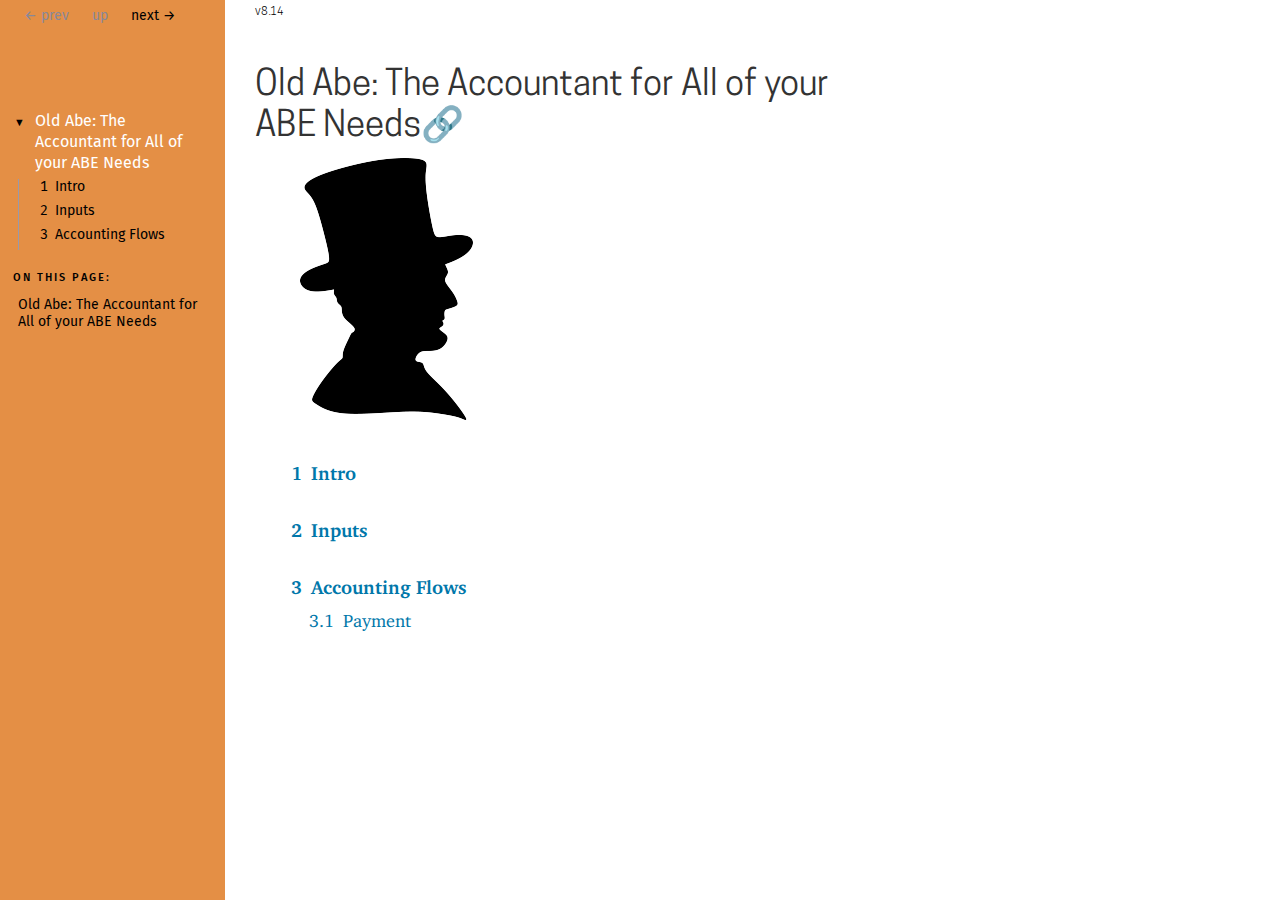
<file: index.html>
<!DOCTYPE html PUBLIC "-//W3C//DTD HTML 4.01 Transitional//EN" "http://www.w3.org/TR/html4/loose.dtd">
<html><head><meta http-equiv="content-type" content="text/html; charset=utf-8"/><meta name="viewport" content="width=device-width, initial-scale=0.8"/><title>Old Abe: The Accountant for All of your ABE Needs</title><link rel="stylesheet" type="text/css" href="scribble.css" title="default"/><link rel="stylesheet" type="text/css" href="manual-style.css" title="default"/><link rel="stylesheet" type="text/css" href="manual-racket.css" title="default"/><link rel="stylesheet" type="text/css" href="oldabe.css" title="default"/><script type="text/javascript" src="scribble-common.js"></script><script type="text/javascript" src="manual-racket.js"></script><!--[if IE 6]><style type="text/css">.SIEHidden { overflow: hidden; }</style><![endif]--></head><body id="scribble-racket-lang-org"><div class="tocset"><div class="tocview"><div class="tocviewlist tocviewlisttopspace"><div class="tocviewtitle"><table cellspacing="0" cellpadding="0"><tr><td style="width: 1em;"><a href="javascript:void(0);" title="Expand/Collapse" class="tocviewtoggle" onclick="TocviewToggle(this,&quot;tocview_0&quot;);">&#9660;</a></td><td></td><td><a href="" class="tocviewselflink" data-pltdoc="x">Old Abe:<span class="mywbr"> &nbsp;</span> The Accountant for All of your ABE Needs</a></td></tr></table></div><div class="tocviewsublistonly" style="display: block;" id="tocview_0"><table cellspacing="0" cellpadding="0"><tr><td align="right">1&nbsp;</td><td><a href="Intro.html" class="tocviewlink" data-pltdoc="x">Intro</a></td></tr><tr><td align="right">2&nbsp;</td><td><a href="Inputs.html" class="tocviewlink" data-pltdoc="x">Inputs</a></td></tr><tr><td align="right">3&nbsp;</td><td><a href="Accounting_Flows.html" class="tocviewlink" data-pltdoc="x">Accounting Flows</a></td></tr></table></div></div></div><div class="tocsub"><div class="tocsubtitle">On this page:</div><table class="tocsublist" cellspacing="0"><tr><td><span class="tocsublinknumber"></span><a href="#%28part._.Old_.Abe__.The_.Accountant_for_.All_of_your_.A.B.E_.Needs%29" class="tocsubseclink" data-pltdoc="x">Old Abe:<span class="mywbr"> &nbsp;</span> The Accountant for All of your ABE Needs</a></td></tr></table></div></div><div class="maincolumn"><div class="main"><div class="versionbox"><span class="version">8.14</span></div><div class="navsettop"><span class="navleft"><div class="nosearchform"></div>&nbsp;&nbsp;<span class="tocsettoggle">&nbsp;&nbsp;<a href="javascript:void(0);" title="show/hide table of contents" onclick="TocsetToggle();">contents</a></span></span><span class="navright">&nbsp;&nbsp;<span class="nonavigation">&larr; prev</span>&nbsp;&nbsp;<span class="nonavigation">up</span>&nbsp;&nbsp;<a href="Intro.html" title="forward to &quot;1 Intro&quot;" data-pltdoc="x" rel="next">next &rarr;</a></span>&nbsp;</div><h2 class="heading"><a name="(part._.Old_.Abe__.The_.Accountant_for_.All_of_your_.A.B.E_.Needs)"></a>Old Abe: The Accountant for All of your ABE Needs<span class="button-group"><a href="#(part._.Old_.Abe__.The_.Accountant_for_.All_of_your_.A.B.E_.Needs)" class="heading-anchor" title="Link to here">🔗</a><span style="visibility: hidden"> </span></span></h2><p><img src="logo.png" alt="" width="263" height="262"/></p><table cellspacing="0" cellpadding="0"><tr><td><p><span class="hspace">&nbsp;&nbsp;&nbsp;&nbsp;</span><a href="Intro.html" class="toptoclink" data-pltdoc="x">1<span class="hspace">&nbsp;</span>Intro</a></p></td></tr><tr><td><p><span class="hspace"></span></p></td></tr><tr><td><p><span class="hspace">&nbsp;&nbsp;&nbsp;&nbsp;</span><a href="Inputs.html" class="toptoclink" data-pltdoc="x">2<span class="hspace">&nbsp;</span>Inputs</a></p></td></tr><tr><td><p><span class="hspace"></span></p></td></tr><tr><td><p><span class="hspace">&nbsp;&nbsp;&nbsp;&nbsp;</span><a href="Accounting_Flows.html" class="toptoclink" data-pltdoc="x">3<span class="hspace">&nbsp;</span>Accounting Flows</a></p></td></tr><tr><td><p><span class="hspace">&nbsp;&nbsp;&nbsp;&nbsp;&nbsp;&nbsp;</span><a href="Accounting_Flows.html#%28part._.Payment%29" class="toclink" data-pltdoc="x">3.1<span class="hspace">&nbsp;</span>Payment</a></p></td></tr></table><div class="navsetbottom"><span class="navleft"><div class="nosearchform"></div>&nbsp;&nbsp;<span class="tocsettoggle">&nbsp;&nbsp;<a href="javascript:void(0);" title="show/hide table of contents" onclick="TocsetToggle();">contents</a></span></span><span class="navright">&nbsp;&nbsp;<span class="nonavigation">&larr; prev</span>&nbsp;&nbsp;<span class="nonavigation">up</span>&nbsp;&nbsp;<a href="Intro.html" title="forward to &quot;1 Intro&quot;" data-pltdoc="x" rel="next">next &rarr;</a></span>&nbsp;</div></div></div><div id="contextindicator">&nbsp;</div></body></html>
</file>
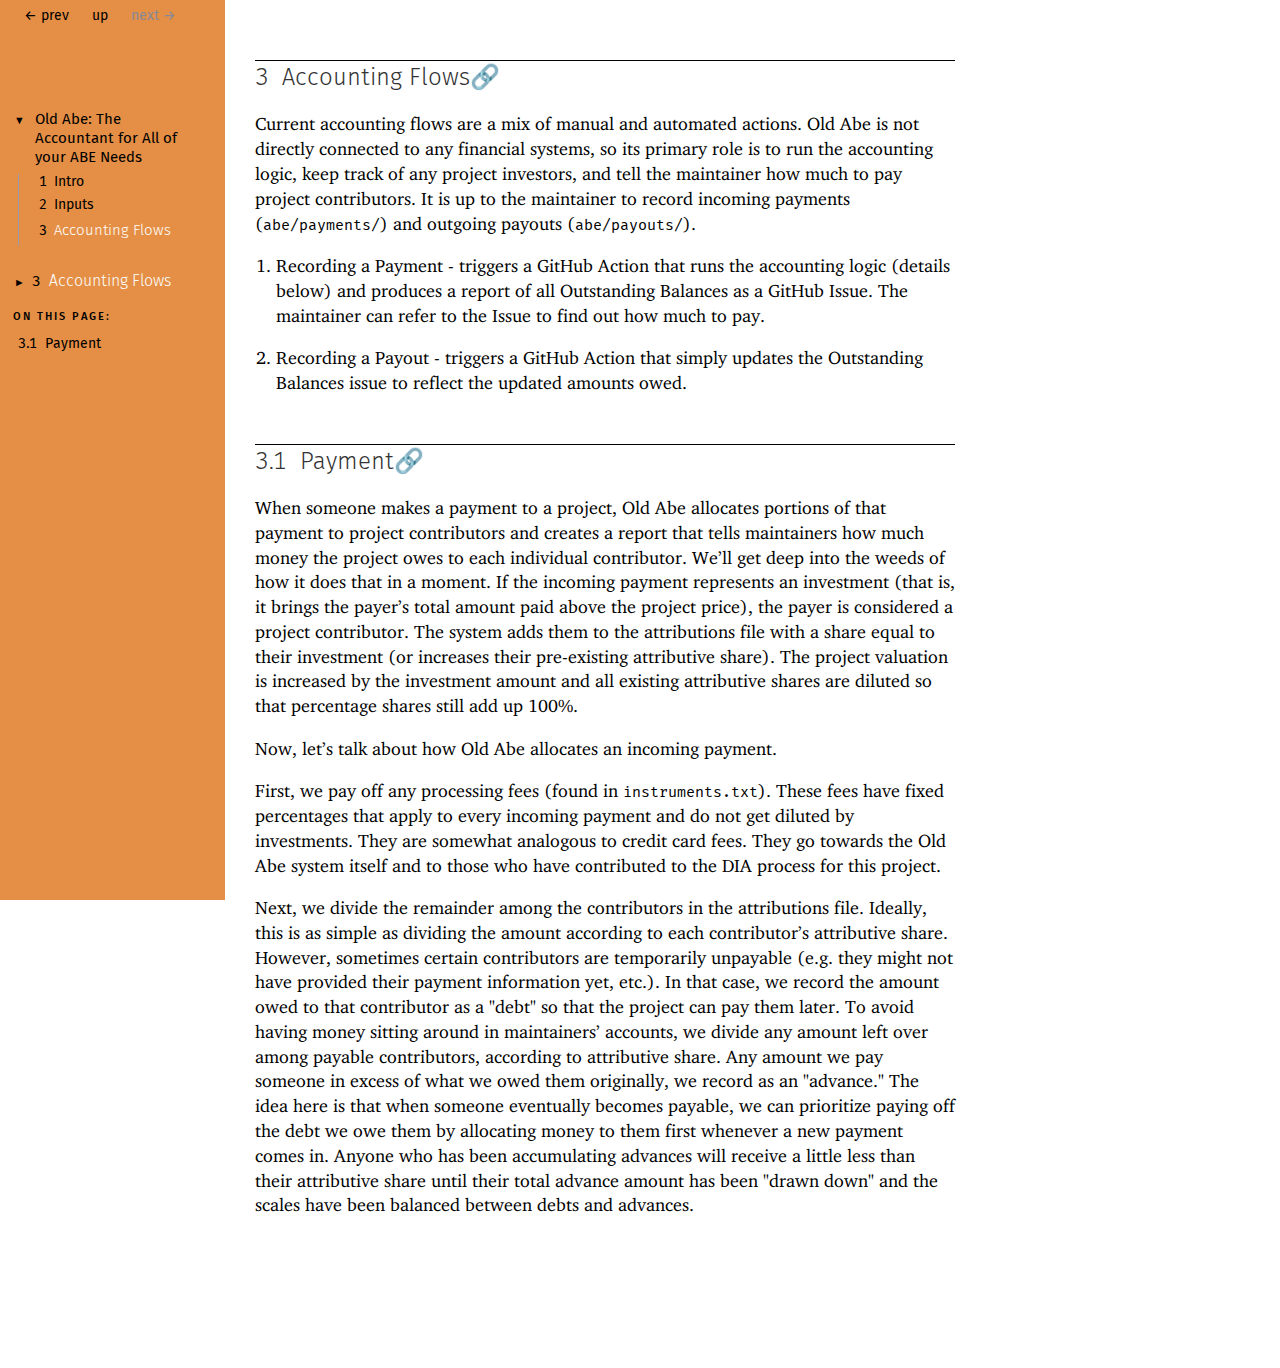
<file: Accounting_Flows.html>
<!DOCTYPE html PUBLIC "-//W3C//DTD HTML 4.01 Transitional//EN" "http://www.w3.org/TR/html4/loose.dtd">
<html><head><meta http-equiv="content-type" content="text/html; charset=utf-8"/><meta name="viewport" content="width=device-width, initial-scale=0.8"/><title>3&nbsp;Accounting Flows</title><link rel="stylesheet" type="text/css" href="scribble.css" title="default"/><link rel="stylesheet" type="text/css" href="racket.css" title="default"/><link rel="stylesheet" type="text/css" href="manual-style.css" title="default"/><link rel="stylesheet" type="text/css" href="manual-racket.css" title="default"/><link rel="stylesheet" type="text/css" href="oldabe.css" title="default"/><script type="text/javascript" src="scribble-common.js"></script><script type="text/javascript" src="manual-racket.js"></script><!--[if IE 6]><style type="text/css">.SIEHidden { overflow: hidden; }</style><![endif]--></head><body id="scribble-racket-lang-org"><div class="tocset"><div class="tocview"><div class="tocviewlist tocviewlisttopspace"><div class="tocviewtitle"><table cellspacing="0" cellpadding="0"><tr><td style="width: 1em;"><a href="javascript:void(0);" title="Expand/Collapse" class="tocviewtoggle" onclick="TocviewToggle(this,&quot;tocview_0&quot;);">&#9660;</a></td><td></td><td><a href="index.html" class="tocviewlink" data-pltdoc="x">Old Abe:<span class="mywbr"> &nbsp;</span> The Accountant for All of your ABE Needs</a></td></tr></table></div><div class="tocviewsublisttop" style="display: block;" id="tocview_0"><table cellspacing="0" cellpadding="0"><tr><td align="right">1&nbsp;</td><td><a href="Intro.html" class="tocviewlink" data-pltdoc="x">Intro</a></td></tr><tr><td align="right">2&nbsp;</td><td><a href="Inputs.html" class="tocviewlink" data-pltdoc="x">Inputs</a></td></tr><tr><td align="right">3&nbsp;</td><td><a href="Accounting_Flows.html" class="tocviewselflink" data-pltdoc="x">Accounting Flows</a></td></tr></table></div></div><div class="tocviewlist"><table cellspacing="0" cellpadding="0"><tr><td style="width: 1em;"><a href="javascript:void(0);" title="Expand/Collapse" class="tocviewtoggle" onclick="TocviewToggle(this,&quot;tocview_1&quot;);">&#9658;</a></td><td>3&nbsp;</td><td><a href="Accounting_Flows.html" class="tocviewselflink" data-pltdoc="x">Accounting Flows</a></td></tr></table><div class="tocviewsublistbottom" style="display: none;" id="tocview_1"><table cellspacing="0" cellpadding="0"><tr><td align="right">3.1&nbsp;</td><td><a href="Accounting_Flows.html#%28part._.Payment%29" class="tocviewlink" data-pltdoc="x">Payment</a></td></tr></table></div></div></div><div class="tocsub"><div class="tocsubtitle">On this page:</div><table class="tocsublist" cellspacing="0"><tr><td><span class="tocsublinknumber">3.1<tt>&nbsp;</tt></span><a href="#%28part._.Payment%29" class="tocsubseclink" data-pltdoc="x">Payment</a></td></tr></table></div></div><div class="maincolumn"><div class="main"><div class="navsettop"><span class="navleft"><div class="nosearchform"></div>&nbsp;&nbsp;<span class="tocsettoggle">&nbsp;&nbsp;<a href="javascript:void(0);" title="show/hide table of contents" onclick="TocsetToggle();">contents</a></span></span><span class="navright">&nbsp;&nbsp;<a href="Inputs.html" title="backward to &quot;2 Inputs&quot;" data-pltdoc="x" rel="prev">&larr; prev</a>&nbsp;&nbsp;<a href="index.html" title="up to &quot;Old Abe: The Accountant for All of your ABE Needs&quot;" data-pltdoc="x">up</a>&nbsp;&nbsp;<span class="nonavigation">next &rarr;</span></span>&nbsp;</div><h3 class="heading">3<tt>&nbsp;</tt><a name="(part._.Accounting_.Flows)"></a>Accounting Flows<span class="button-group"><a href="#(part._.Accounting_.Flows)" class="heading-anchor" title="Link to here">🔗</a><span style="visibility: hidden"> </span></span></h3><p>Current accounting flows are a mix of manual and automated actions. Old Abe is not directly connected to any financial systems, so its primary role is to run the accounting logic, keep track of any project investors, and tell the maintainer how much to pay project contributors. It is up to the maintainer to record incoming payments (<span class="RktSym">abe/payments/</span><span class="RktMeta"></span>) and outgoing payouts (<span class="RktSym">abe/payouts/</span><span class="RktMeta"></span>).</p><ol><li><p>Recording a Payment - triggers a GitHub Action that runs the accounting logic (details below) and produces a report of all Outstanding Balances as a GitHub Issue. The maintainer can refer to the Issue to find out how much to pay.</p></li><li><p>Recording a Payout - triggers a GitHub Action that simply updates the Outstanding Balances issue to reflect the updated amounts owed.</p></li></ol><h4 class="heading">3.1<tt>&nbsp;</tt><a name="(part._.Payment)"></a>Payment<span class="button-group"><a href="#(part._.Payment)" class="heading-anchor" title="Link to here">🔗</a><span style="visibility: hidden"> </span></span></h4><p>When someone makes a payment to a project, Old Abe allocates portions of that payment to project contributors and creates a report that tells maintainers how much money the project owes to each individual contributor. We&rsquo;ll get deep into the weeds of how it does that in a moment. If the incoming payment represents an investment (that is, it brings the payer&rsquo;s total amount paid above the project price), the payer is considered a project contributor. The system adds them to the attributions file with a share equal to their investment (or increases their pre-existing attributive share). The project valuation is increased by the investment amount and all existing attributive shares are diluted so that percentage shares still add up 100%.</p><p>Now, let&rsquo;s talk about how Old Abe allocates an incoming payment.</p><p>First, we pay off any processing fees (found in <span class="RktSym">instruments.txt</span><span class="RktMeta"></span>). These fees have fixed percentages that apply to every incoming payment and do not get diluted by investments. They are somewhat analogous to credit card fees. They go towards the Old Abe system itself and to those who have contributed to the DIA process for this project.</p><p>Next, we divide the remainder among the contributors in the attributions file. Ideally, this is as simple as dividing the amount according to each contributor&rsquo;s attributive share. However, sometimes certain contributors are temporarily unpayable (e.g. they might not have provided their payment information yet, etc.). In that case, we record the amount owed to that contributor as a "debt" so that the project can pay them later. To avoid having money sitting around in maintainers&rsquo; accounts, we divide any amount left over among payable contributors, according to attributive share. Any amount we pay someone in excess of what we owed them originally, we record as an "advance." The idea here is that when someone eventually becomes payable, we can prioritize paying off the debt we owe them by allocating money to them first whenever a new payment comes in. Anyone who has been accumulating advances will receive a little less than their attributive share until their total advance amount has been "drawn down" and the scales have been balanced between debts and advances.</p><div class="navsetbottom"><span class="navleft"><div class="nosearchform"></div>&nbsp;&nbsp;<span class="tocsettoggle">&nbsp;&nbsp;<a href="javascript:void(0);" title="show/hide table of contents" onclick="TocsetToggle();">contents</a></span></span><span class="navright">&nbsp;&nbsp;<a href="Inputs.html" title="backward to &quot;2 Inputs&quot;" data-pltdoc="x" rel="prev">&larr; prev</a>&nbsp;&nbsp;<a href="index.html" title="up to &quot;Old Abe: The Accountant for All of your ABE Needs&quot;" data-pltdoc="x">up</a>&nbsp;&nbsp;<span class="nonavigation">next &rarr;</span></span>&nbsp;</div></div></div><div id="contextindicator">&nbsp;</div></body></html>
</file>
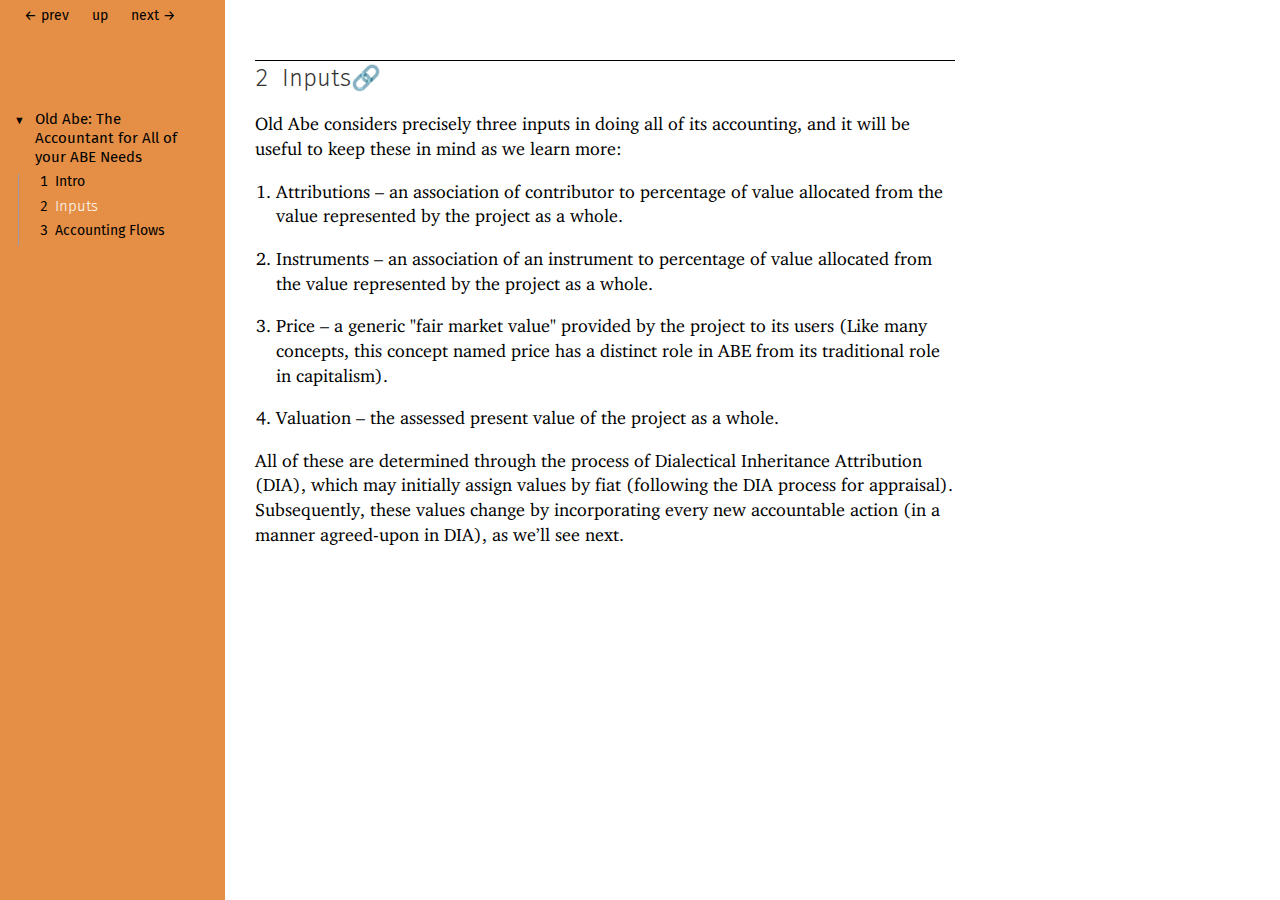
<file: Inputs.html>
<!DOCTYPE html PUBLIC "-//W3C//DTD HTML 4.01 Transitional//EN" "http://www.w3.org/TR/html4/loose.dtd">
<html><head><meta http-equiv="content-type" content="text/html; charset=utf-8"/><meta name="viewport" content="width=device-width, initial-scale=0.8"/><title>2&nbsp;Inputs</title><link rel="stylesheet" type="text/css" href="scribble.css" title="default"/><link rel="stylesheet" type="text/css" href="manual-style.css" title="default"/><link rel="stylesheet" type="text/css" href="manual-racket.css" title="default"/><link rel="stylesheet" type="text/css" href="oldabe.css" title="default"/><script type="text/javascript" src="scribble-common.js"></script><script type="text/javascript" src="manual-racket.js"></script><!--[if IE 6]><style type="text/css">.SIEHidden { overflow: hidden; }</style><![endif]--></head><body id="scribble-racket-lang-org"><div class="tocset"><div class="tocview"><div class="tocviewlist tocviewlisttopspace"><div class="tocviewtitle"><table cellspacing="0" cellpadding="0"><tr><td style="width: 1em;"><a href="javascript:void(0);" title="Expand/Collapse" class="tocviewtoggle" onclick="TocviewToggle(this,&quot;tocview_0&quot;);">&#9660;</a></td><td></td><td><a href="index.html" class="tocviewlink" data-pltdoc="x">Old Abe:<span class="mywbr"> &nbsp;</span> The Accountant for All of your ABE Needs</a></td></tr></table></div><div class="tocviewsublistonly" style="display: block;" id="tocview_0"><table cellspacing="0" cellpadding="0"><tr><td align="right">1&nbsp;</td><td><a href="Intro.html" class="tocviewlink" data-pltdoc="x">Intro</a></td></tr><tr><td align="right">2&nbsp;</td><td><a href="Inputs.html" class="tocviewselflink" data-pltdoc="x">Inputs</a></td></tr><tr><td align="right">3&nbsp;</td><td><a href="Accounting_Flows.html" class="tocviewlink" data-pltdoc="x">Accounting Flows</a></td></tr></table></div></div></div></div><div class="maincolumn"><div class="main"><div class="navsettop"><span class="navleft"><div class="nosearchform"></div>&nbsp;&nbsp;<span class="tocsettoggle">&nbsp;&nbsp;<a href="javascript:void(0);" title="show/hide table of contents" onclick="TocsetToggle();">contents</a></span></span><span class="navright">&nbsp;&nbsp;<a href="Intro.html" title="backward to &quot;1 Intro&quot;" data-pltdoc="x" rel="prev">&larr; prev</a>&nbsp;&nbsp;<a href="index.html" title="up to &quot;Old Abe: The Accountant for All of your ABE Needs&quot;" data-pltdoc="x">up</a>&nbsp;&nbsp;<a href="Accounting_Flows.html" title="forward to &quot;3 Accounting Flows&quot;" data-pltdoc="x" rel="next">next &rarr;</a></span>&nbsp;</div><h3 class="heading">2<tt>&nbsp;</tt><a name="(part._.Inputs)"></a>Inputs<span class="button-group"><a href="#(part._.Inputs)" class="heading-anchor" title="Link to here">🔗</a><span style="visibility: hidden"> </span></span></h3><p>Old Abe considers precisely three inputs in doing all of its accounting, and it will be useful to keep these in mind as we learn more:</p><ol><li><p>Attributions &ndash; an association of contributor to percentage of value allocated from the value represented by the project as a whole.</p></li><li><p>Instruments &ndash; an association of an instrument to percentage of value allocated from the value represented by the project as a whole.</p></li><li><p>Price &ndash; a generic "fair market value" provided by the project to its users (Like many concepts, this concept named price has a distinct role in ABE from its traditional role in capitalism).</p></li><li><p>Valuation &ndash; the assessed present value of the project as a whole.</p></li></ol><p>All of these are determined through the process of Dialectical Inheritance Attribution (DIA), which may initially assign values by fiat (following the DIA process for appraisal). Subsequently, these values change by incorporating every new accountable action (in a manner agreed-upon in DIA), as we&rsquo;ll see next.</p><div class="navsetbottom"><span class="navleft"><div class="nosearchform"></div>&nbsp;&nbsp;<span class="tocsettoggle">&nbsp;&nbsp;<a href="javascript:void(0);" title="show/hide table of contents" onclick="TocsetToggle();">contents</a></span></span><span class="navright">&nbsp;&nbsp;<a href="Intro.html" title="backward to &quot;1 Intro&quot;" data-pltdoc="x" rel="prev">&larr; prev</a>&nbsp;&nbsp;<a href="index.html" title="up to &quot;Old Abe: The Accountant for All of your ABE Needs&quot;" data-pltdoc="x">up</a>&nbsp;&nbsp;<a href="Accounting_Flows.html" title="forward to &quot;3 Accounting Flows&quot;" data-pltdoc="x" rel="next">next &rarr;</a></span>&nbsp;</div></div></div><div id="contextindicator">&nbsp;</div></body></html>
</file>
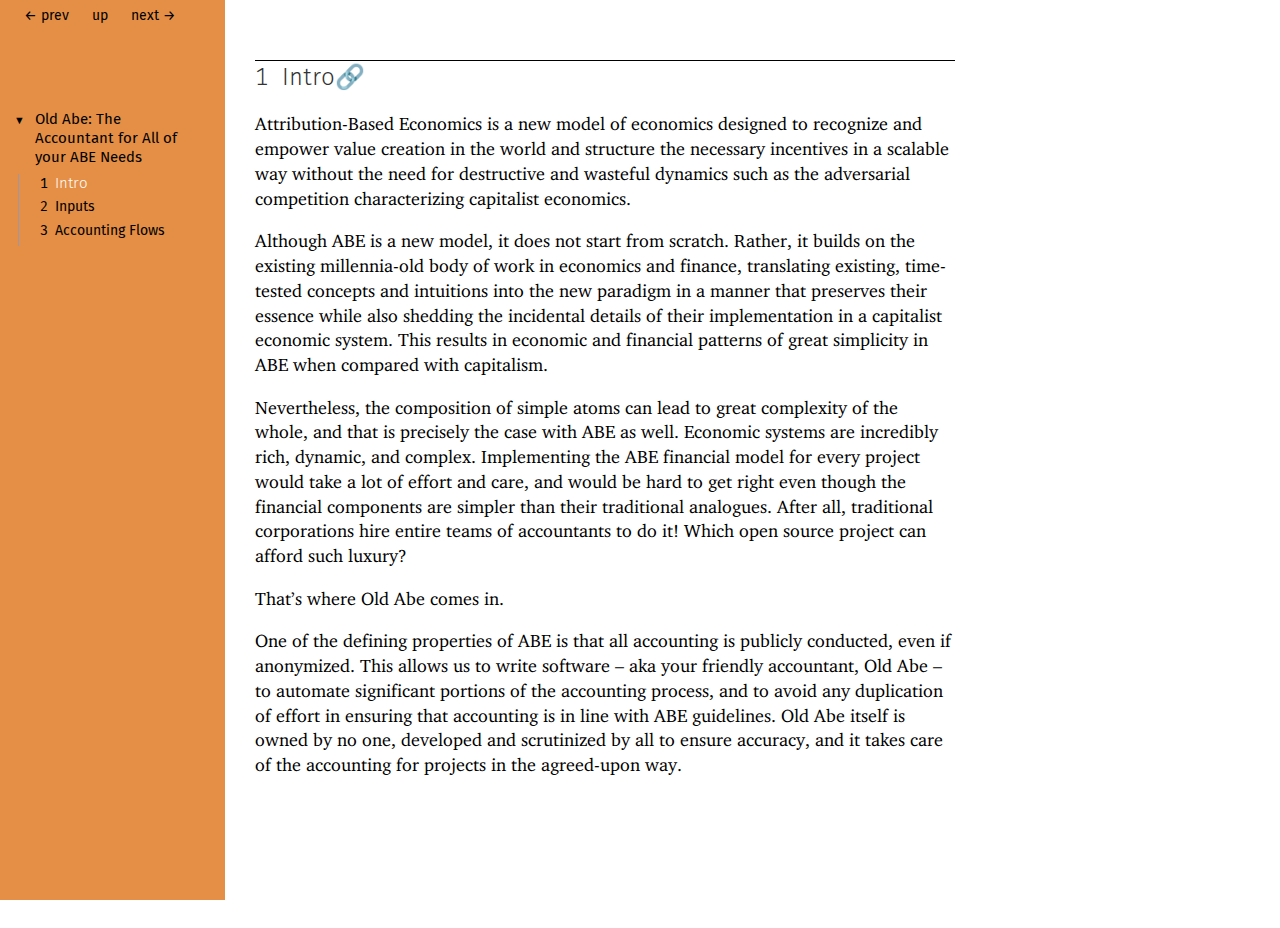
<file: Intro.html>
<!DOCTYPE html PUBLIC "-//W3C//DTD HTML 4.01 Transitional//EN" "http://www.w3.org/TR/html4/loose.dtd">
<html><head><meta http-equiv="content-type" content="text/html; charset=utf-8"/><meta name="viewport" content="width=device-width, initial-scale=0.8"/><title>1&nbsp;Intro</title><link rel="stylesheet" type="text/css" href="scribble.css" title="default"/><link rel="stylesheet" type="text/css" href="manual-style.css" title="default"/><link rel="stylesheet" type="text/css" href="manual-racket.css" title="default"/><link rel="stylesheet" type="text/css" href="oldabe.css" title="default"/><script type="text/javascript" src="scribble-common.js"></script><script type="text/javascript" src="manual-racket.js"></script><!--[if IE 6]><style type="text/css">.SIEHidden { overflow: hidden; }</style><![endif]--></head><body id="scribble-racket-lang-org"><div class="tocset"><div class="tocview"><div class="tocviewlist tocviewlisttopspace"><div class="tocviewtitle"><table cellspacing="0" cellpadding="0"><tr><td style="width: 1em;"><a href="javascript:void(0);" title="Expand/Collapse" class="tocviewtoggle" onclick="TocviewToggle(this,&quot;tocview_0&quot;);">&#9660;</a></td><td></td><td><a href="index.html" class="tocviewlink" data-pltdoc="x">Old Abe:<span class="mywbr"> &nbsp;</span> The Accountant for All of your ABE Needs</a></td></tr></table></div><div class="tocviewsublistonly" style="display: block;" id="tocview_0"><table cellspacing="0" cellpadding="0"><tr><td align="right">1&nbsp;</td><td><a href="Intro.html" class="tocviewselflink" data-pltdoc="x">Intro</a></td></tr><tr><td align="right">2&nbsp;</td><td><a href="Inputs.html" class="tocviewlink" data-pltdoc="x">Inputs</a></td></tr><tr><td align="right">3&nbsp;</td><td><a href="Accounting_Flows.html" class="tocviewlink" data-pltdoc="x">Accounting Flows</a></td></tr></table></div></div></div></div><div class="maincolumn"><div class="main"><div class="navsettop"><span class="navleft"><div class="nosearchform"></div>&nbsp;&nbsp;<span class="tocsettoggle">&nbsp;&nbsp;<a href="javascript:void(0);" title="show/hide table of contents" onclick="TocsetToggle();">contents</a></span></span><span class="navright">&nbsp;&nbsp;<a href="index.html" title="backward to &quot;Old Abe: The Accountant for All of your ABE Needs&quot;" data-pltdoc="x" rel="prev">&larr; prev</a>&nbsp;&nbsp;<a href="index.html" title="up to &quot;Old Abe: The Accountant for All of your ABE Needs&quot;" data-pltdoc="x">up</a>&nbsp;&nbsp;<a href="Inputs.html" title="forward to &quot;2 Inputs&quot;" data-pltdoc="x" rel="next">next &rarr;</a></span>&nbsp;</div><h3 class="heading">1<tt>&nbsp;</tt><a name="(part._.Intro)"></a>Intro<span class="button-group"><a href="#(part._.Intro)" class="heading-anchor" title="Link to here">🔗</a><span style="visibility: hidden"> </span></span></h3><p>Attribution-Based Economics is a new model of economics designed to recognize and empower value creation in the world and structure the necessary incentives in a scalable way without the need for destructive and wasteful dynamics such as the adversarial competition characterizing capitalist economics.</p><p>Although ABE is a new model, it does not start from scratch. Rather, it builds on the existing millennia-old body of work in economics and finance, translating existing, time-tested concepts and intuitions into the new paradigm in a manner that preserves their essence while also shedding the incidental details of their implementation in a capitalist economic system. This results in economic and financial patterns of great simplicity in ABE when compared with capitalism.</p><p>Nevertheless, the composition of simple atoms can lead to great complexity of the whole, and that is precisely the case with ABE as well. Economic systems are incredibly rich, dynamic, and complex. Implementing the ABE financial model for every project would take a lot of effort and care, and would be hard to get right even though the financial components are simpler than their traditional analogues. After all, traditional corporations hire entire teams of accountants to do it! Which open source project can afford such luxury?</p><p>That&rsquo;s where Old Abe comes in.</p><p>One of the defining properties of ABE is that all accounting is publicly conducted, even if anonymized. This allows us to write software &ndash; aka your friendly accountant, Old Abe &ndash; to automate significant portions of the accounting process, and to avoid any duplication of effort in ensuring that accounting is in line with ABE guidelines. Old Abe itself is owned by no one, developed and scrutinized by all to ensure accuracy, and it takes care of the accounting for projects in the agreed-upon way.</p><div class="navsetbottom"><span class="navleft"><div class="nosearchform"></div>&nbsp;&nbsp;<span class="tocsettoggle">&nbsp;&nbsp;<a href="javascript:void(0);" title="show/hide table of contents" onclick="TocsetToggle();">contents</a></span></span><span class="navright">&nbsp;&nbsp;<a href="index.html" title="backward to &quot;Old Abe: The Accountant for All of your ABE Needs&quot;" data-pltdoc="x" rel="prev">&larr; prev</a>&nbsp;&nbsp;<a href="index.html" title="up to &quot;Old Abe: The Accountant for All of your ABE Needs&quot;" data-pltdoc="x">up</a>&nbsp;&nbsp;<a href="Inputs.html" title="forward to &quot;2 Inputs&quot;" data-pltdoc="x" rel="next">next &rarr;</a></span>&nbsp;</div></div></div><div id="contextindicator">&nbsp;</div></body></html>
</file>
<file: scribble.css>
/* This file is used by default by all Scribble documents.
   See also "manual.css", which is added by default by the
   `scribble/manual` language. */

/* CSS seems backward: List all the classes for which we want a
   particular font, so that the font can be changed in one place.  (It
   would be nicer to reference a font definition from all the places
   that we want it.)

   As you read the rest of the file, remember to double-check here to
   see if any font is set. */

/* Monospace: */
.maincolumn, .refpara, .refelem, .tocset, .stt, .hspace, .refparaleft, .refelemleft {
  font-family: monospace;
}

/* Serif: */
.main, .refcontent, .tocview, .tocsub, .sroman, i {
  font-family: serif;
}

/* Sans-serif: */
.version, .versionNoNav, .ssansserif {
  font-family: sans-serif;
}
.ssansserif {
  font-size: 80%;
  font-weight: bold;
}

/* Emphasis: alternate italics and normal as we nest */
.emph {
  font-style: italic;
}
.emph .emph {
  font-style: normal;
}
.emph .emph .emph {
  font-style: italic;
}
.emph .emph .emph .emph {
  font-style: normal;
}
.emph .emph .emph .emph .emph {
  font-style: italic;
}
.emph .emph .emph .emph .emph .emph {
  font-style: normal;
}

/* ---------------------------------------- */

p, .SIntrapara {
  display: block;
  margin: 1em 0;
}

h2 { /* per-page main title */
  margin-top: 0;
}

h3, h4, h5, h6, h7, h8 {
  margin-top: 1.75em;
  margin-bottom: 0.5em;
}

.SSubSubSubSection {
  font-weight: bold;
  font-size: 0.83em; /* should match h5; from HTML 4 reference */
}

/* Needed for browsers like Opera, and eventually for HTML 4 conformance.
   This means that multiple paragraphs in a table element do not have a space
   between them. */
table p {
  margin-top: 0;
  margin-bottom: 0;
}

/* ---------------------------------------- */
/* Main */

body {
  color: black;
  background-color: #ffffff;
}

table td {
  padding-left: 0;
  padding-right: 0;
}

.maincolumn {
  width: 43em;
  margin-right: -40em;
  margin-left: 15em;
}

.main {
  text-align: left;
}

/* ---------------------------------------- */
/* Navigation */

.navsettop, .navsetbottom {
  background-color: #f0f0e0;
  padding: 0.25em 0 0.25em 0;
}

.navsettop {
  margin-bottom: 1.5em;
  border-bottom: 2px solid #e0e0c0;
}

.navsetbottom {
  margin-top: 2em;
  border-top: 2px solid #e0e0c0;
}

.navleft {
  margin-left: 1ex;
  position: relative;
  float: left;
  white-space: nowrap;
}
.navright {
  margin-right: 1ex;
  position: relative;
  float: right;
  white-space: nowrap;
}
.nonavigation {
  color: #e0e0e0;
}

.navleft .tocsettoggle {
  display: none;
}

.searchform {
  display: inline;
  margin: 0;
  padding: 0;
}

.nosearchform {
  display: none;
}

.searchbox {
  width: 16em;
  margin: 0px;
  padding: 0px;
  background-color: #eee;
  border: 1px solid #ddd;
  vertical-align: middle;
}

.searchbox::placeholder {
  text-align: center;
}

#contextindicator {
  position: fixed;
  background-color: #c6f;
  color: #000;
  font-family: monospace;
  font-weight: bold;
  padding: 2px 10px;
  display: none;
  right: 0;
  bottom: 0;
}

/* ---------------------------------------- */
/* Version */

.versionbox {
  position: relative;
  float: right;
  left: 2em;
  height: 0em;
  width: 13em;
  margin: 0em -13em 0em 0em;
}
.version {
  font-size: small;
}
.versionNoNav {
  font-size: xx-small; /* avoid overlap with author */
}

.version:before, .versionNoNav:before {
  content: "Version ";
}

/* ---------------------------------------- */
/* Margin notes */

.refpara, .refelem {
  position: relative;
  float: right;
  left: 2em;
  height: 0em;
  width: 13em;
  margin: 0em -13em 0em 0em;
}

.refpara, .refparaleft {
  top: -1em;
}

.refcolumn {
  background-color: #F5F5DC;
  display: block;
  position: relative;
  width: 13em;
  font-size: 85%;
  border: 0.5em solid #F5F5DC;
  margin: 0 0 0 0;
  white-space: normal; /* in case margin note is inside code sample */
}

.refcontent {
  margin: 0 0 0 0;
}

.refcontent p {
  margin-top: 0;
  margin-bottom: 0;
}

.refparaleft, .refelemleft {
  position: relative;
  float: left;
  right: 2em;
  height: 0em;
  width: 13em;
  margin: 0em 0em 0em -13em;
}

.refcolumnleft {
  background-color: #F5F5DC;
  display: block;
  position: relative;
  width: 13em;
  font-size: 85%;
  border: 0.5em solid #F5F5DC;
  margin: 0 0 0 0;
}


/* ---------------------------------------- */
/* Table of contents, inline */

.toclink {
  text-decoration: none;
  color: blue;
  font-size: 85%;
}

.toptoclink {
  text-decoration: none;
  color: blue;
  font-weight: bold;
}

/* ---------------------------------------- */
/* Table of contents, left margin */

.tocset {
  position: relative;
  float: left;
  width: 12.5em;
  margin-right: 2em;
}
.tocset td {
  vertical-align: text-top;
}

.tocview {
  text-align: left;
  background-color: #f0f0e0;
}

.tocsub {
  text-align: left;
  margin-top: 0.5em;
  background-color: #f0f0e0;
}

.tocviewlist, .tocsublist {
  margin-left: 0.2em;
  margin-right: 0.2em;
  padding-top: 0.2em;
  padding-bottom: 0.2em;
}
.tocviewlist table {
  font-size: 82%;
}

.tocviewlisttopspace {
  margin-bottom: 1em;
}

.tocviewsublist, .tocviewsublistonly, .tocviewsublisttop, .tocviewsublistbottom {
  margin-left: 0.4em;
  border-left: 1px solid #bbf;
  padding-left: 0.8em;
}
.tocviewsublist {
  margin-bottom: 1em;
}
.tocviewsublist table,
.tocviewsublistonly table,
.tocviewsublisttop table,
.tocviewsublistbottom table {
  font-size: 75%;
}

.tocviewtitle * {
  font-weight: bold;
}

.tocviewlink {
  text-decoration: none;
  color: blue;
}

.tocviewselflink {
  text-decoration: underline;
  color: blue;
}

.tocviewtoggle {
  text-decoration: none;
  color: blue;
  font-size: 75%; /* looks better, and avoids bounce when toggling sub-sections due to font alignments */
}

.tocsublist td {
  padding-left: 1em;
  text-indent: -1em;
}

.tocsublinknumber {
  font-size: 82%;
}

.tocsublink {
  font-size: 82%;
  text-decoration: none;
}

.tocsubseclink {
  font-size: 82%;
  text-decoration: none;
}

.tocsubnonseclink {
  font-size: 82%;
  text-decoration: none;
  padding-left: 0.5em;
}

.tocsubtitle {
  font-size: 82%;
  font-style: italic;
  margin: 0.2em;
}

/* ---------------------------------------- */
/* Some inline styles */

.indexlink {
  text-decoration: none;
}

.nobreak {
  white-space: nowrap;
}

pre { margin-left: 2em; }
blockquote { margin-left: 2em; }

ol          { list-style-type: decimal; }
ol ol       { list-style-type: lower-alpha; }
ol ol ol    { list-style-type: lower-roman; }
ol ol ol ol { list-style-type: upper-alpha; }

.SCodeFlow {
  display: block;
  margin-left: 1em;
  margin-bottom: 0em;
  margin-right: 1em;
  margin-top: 0em;
  white-space: nowrap;  
}

.SVInsetFlow {
  display: block;
  margin-left: 0em;
  margin-bottom: 0em;
  margin-right: 0em;
  margin-top: 0em;
}

.SubFlow {
  display: block;
  margin: 0em;
}

.boxed {
  width: 100%;
  background-color: #E8E8FF;
}

.hspace {
}

.slant {
  font-style: oblique;
}

.badlink {
  text-decoration: underline;
  color: red;
}

.plainlink {
  text-decoration: none;
  color: blue;
}

.techoutside       { text-decoration: underline; color: #b0b0b0; }
.techoutside:hover { text-decoration: underline; color: blue; }

/* .techinside:hover doesn't work with FF, .techinside:hover>
   .techinside doesn't work with IE, so use both (and IE doesn't
   work with inherit in the second one, so use blue directly) */
.techinside                    { color: black; }
.techinside:hover              { color: blue; }
.techoutside:hover>.techinside { color: inherit; }

.SCentered {
  text-align: center;
}

.imageleft {
  float: left;
  margin-right: 0.3em;
}

.Smaller {
  font-size: 82%;
}

.Larger {
  font-size: 122%;
}

/* A hack, inserted to break some Scheme ids: */
.mywbr {
  display: inline-block;
  height: 0;
  width: 0;
  font-size: 1px;
}

.compact li p {
  margin: 0em;
  padding: 0em;
}

.noborder img {
  border: 0;
}

.SVerbatim {
  white-space: nowrap;
}

.SAuthorListBox {
  position: relative;
  float: right;
  left: 2em;
  top: -2.5em;
  height: 0em;
  width: 13em;
  margin: 0em -13em 0em 0em;
}
.SAuthorList {
  font-size: 82%;
}
.SAuthorList:before {
  content: "by ";
}
.author {
  display: inline;
  white-space: nowrap;
}

/* print styles : hide the navigation elements */
@media print {
  .tocset,
  .navsettop,
  .navsetbottom { display: none; }
  .maincolumn {
    width: auto;
    margin-right: 13em;
    margin-left: 0;
  }
}
</file>
<file: manual-style.css>
/* See the beginning of "scribble.css".
   This file is used by the `scribble/manual` language, along with
   "manual-racket.css". */

@import url("manual-fonts.css");

* {
    margin: 0;
    padding: 0;
}

@media all {html {font-size: 15px;}}
@media all and (max-width:940px){html {font-size: 14px;}}
@media all and (max-width:850px){html {font-size: 13px;}}
@media all and (max-width:830px){html {font-size: 12px;}}
@media all and (max-width:740px){html {font-size: 11px;}}

/* CSS seems backward: List all the classes for which we want a
   particular font, so that the font can be changed in one place.  (It
   would be nicer to reference a font definition from all the places
   that we want it.)

   As you read the rest of the file, remember to double-check here to
   see if any font is set. */

/* Monospace: */
.maincolumn, .refpara, .refelem, .tocset, .stt, .hspace, .refparaleft, .refelemleft {
    font-family: 'Fira-Mono', monospace;
    white-space: inherit;
    font-size: 1rem;
}

/* embolden the "Racket Guide" and "Racket Reference" links on the TOC */
/* there isn't an obvious tag in the markup that designates the top TOC page, which is called "start.scrbl" */
/* nor a tag that designates these two links as special */
/* so we'll use this slightly tortured sibling selector that hooks onto the h2 tag */
h2[x-source-module='(lib "scribblings/main/start.scrbl")'] ~ table a[href="guide/index.html"], 
h2[x-source-module='(lib "scribblings/main/start.scrbl")'] ~ table a[href="reference/index.html"] {
  font-weight: bold;
}


h2 .stt {
    font-size: 2.3rem;
    /* prevent automatic bolding from h2 */
    font-weight: 400;
}

.toptoclink .stt {
    font-size: inherit;
}
.toclink .stt {
    font-size: 90%;
}

.RpackageSpec .stt {
    font-weight: 300;
    font-family: 'Fira-Mono', monospace;
    font-size: 0.9rem;
}

h3 .stt, h4 .stt, h5 .stt {
    color: #333;
    font-size: 1.65rem;
    font-weight: 400;
}


/* Serif: */
.main, .refcontent, .tocview, .tocsub, .sroman, i {
    font-family: 'Charter-Racket', serif;
    font-size: 1.18rem;
/* Don't use font-feature-settings with Charter, 
it fouls up loading for reasons mysterious */
/*    font-feature-settings: 'tnum' 1, 'liga' 0; */
}


/* Sans-serif: */
.version, .versionNoNav, .ssansserif {
    font-family: 'Fira', sans-serif;
}

/* used mostly for DrRacket menu commands */
.ssansserif {
    font-family: 'Fira', sans-serif;
    font-size: 0.9em;
}

.tocset .ssansserif {
    font-size: 100%;
}

/* ---------------------------------------- */

p, .SIntrapara {
    display: block;
    margin: 0 0 1em 0;
    line-height: 1.4;
}

.compact {
  padding: 0 0 1em 0;
}

li {
    list-style-position: outside;
    margin-left: 1.2em;
}

h1, h2, h3, h4, h5, h6, h7, h8 {
    font-family: 'Fira', sans-serif;
    font-weight: 300;
    font-size: 1.6rem;
    color: #333;
    margin-top: inherit;
    margin-bottom: 1rem;
    line-height: 1.25;

}

h3, h4, h5, h6, h7, h8 {
    border-top: 1px solid black;
}



h2 { /* per-page main title */
    font-family: 'Cooper-Hewitt';
    margin-top: 4rem;
    font-size: 2.3rem;
    font-weight: bold;
    line-height: 1.2;
    width: 90%;
    /* a little nudge to make text visually lower than 4rem rule in left margin */
    position: relative;
    top: 6px;
}

h3, h4, h5, h6, h7, h8 {
    margin-top: 2em;
    padding-top: 0.1em;
    margin-bottom: 0.75em;
}

/* ---------------------------------------- */
/* Main */

body {
    color: black;
    background-color: white;
}

.maincolumn {
    width: auto;
    margin-top: 4rem;
    margin-left: 17rem;
    margin-right: 2rem;
    margin-bottom: 10rem; /* to avoid fixed bottom nav bar */
    max-width: 700px;
    min-width: 370px; /* below this size, code samples don't fit */
}

a {
    text-decoration: inherit;
}

a, .toclink, .toptoclink, .tocviewlink, .tocviewselflink, .tocviewtoggle, .plainlink, 
.techinside, .techoutside:hover, .techinside:hover {
    color: #07A;
}

a:hover {
    text-decoration: underline;
}


/* ---------------------------------------- */
/* Navigation */

.navsettop, .navsetbottom {
    left: 0;
    width: 15rem;
    height: 6rem;
    font-family: 'Fira', sans-serif;
    font-size: 0.9rem;
    border-bottom: 0px solid hsl(216, 15%, 70%);
    background-color: inherit;
    padding: 0;
}

.navsettop {
    position: fixed;
    z-index: 2;
    background: #a7b0be;
    top: 0;
    left: 0;
    margin-bottom: 0;
    border-bottom: 0;
}

.navsettop a, .navsetbottom a {
    color: black;
}

.navsettop a:hover, .navsetbottom a:hover {
    background: hsl(216, 78%, 95%);
    text-decoration: none;
}

.navleft, .navright {
    position: static;
    float: none;
    margin: 0;
    white-space: normal;
}


.navleft a {
    display: inline-block;
}

.navright a {
    display: inline-block;
    text-align: center;
}

.navleft a, .navright a, .navright span {
    display: inline-block;
    padding: 0.5rem;
    min-width: 1rem;
}


.navright {
    white-space: nowrap;
}


.navsetbottom {
    display: none;
}

.nonavigation {
    color: #889;
}

.searchform {
    display: block;
    margin: 0;
    padding: 0;
    border-bottom: 1px solid #eee;
    height: 4rem;
}

.nosearchform {
    margin: 0;
    padding: 0;
    height: 4rem;
}

.searchbox {
    font-size: 0.9rem;
    width: 12rem;
    margin: 1rem;
    padding: 0.25rem 0.4rem ;
    vertical-align: middle;
    background-color: white;
    font-family: 'Fira-Mono', monospace;
}


#search_box {
    font-family: 'Fira-Mono', monospace;
    font-size: 1rem;
    padding: 0.25rem 0.3rem ;
}

/* Default to local view. Global will specialize */
.plt_global_only { display: none; }
.plt_local_only { display: block; }

/* ---------------------------------------- */
/* Version */

.versionbox {
    position: absolute;
    float: none;
    top: 0.25rem;
    left: 17rem;
    z-index: 11000;
    height: 2em;
    font-size: 70%;
    font-weight: lighter;
    width: inherit;
    margin: 0;
}
.version, .versionNoNav {
    font-size: inherit;
}
.version:before, .versionNoNav:before {
    content: "v";
}


/* ---------------------------------------- */
/* Margin notes */

/* cancel scribble.css styles: */
.refpara, .refelem {
  position: static;
  float: none;
  height: auto;
  width: auto;
  margin: 0;
}

.refcolumn {
    position: static;
    display: block;
    width: auto;
    font-size: inherit;
    margin: 2rem;
    margin-left: 2rem;
    padding: 0.5em;
    padding-left: 0.75em;
    padding-right: 1em;
    background: hsl(60, 29%, 94%);
    border: 1px solid #ccb;
    border-left: 0.4rem solid #ccb;
}


/* slightly different handling for margin-note* on narrow screens */
@media all and (max-width:1340px) {
     span.refcolumn {
         float: right;
         width: 50%;
         margin-left: 1rem;
         margin-bottom: 0.8rem;   
         margin-top: 1.2rem; 
     }

}

.refcontent, .refcontent p {
    line-height: 1.5;
    margin: 0;
}

.refcontent p + p {
    margin-top: 1em;
}

.refcontent a {
    font-weight: 400;
}

.refpara, .refparaleft {
    top: -1em;
}


@media all and (max-width:600px) {
    .refcolumn {
        margin-left: 0;
        margin-right: 0;
    }
}


@media all and (min-width:1340px) {
    .refcolumn {
        margin: 0 -22.5rem 1rem 0;
        float: right;
        clear: right;
        width: 18rem;
    }
}

.refcontent {
    font-family: 'Fira', sans-serif;
    font-size: 1rem;
    line-height: 1.6;
    margin: 0 0 0 0;
}


.refparaleft, .refelemleft {
    position: relative;
    float: left;
    right: 2em;
    height: 0em;
    width: 13em;
    margin: 0em 0em 0em 0em;
    display: contents;
}

.refcolumnleft {
    background-color: hsl(60, 29%, 94%);
    display: block;
    position: relative;
    width: 13em;
    font-size: 85%;
    border: 0.5em solid hsl(60, 29%, 94%);
    margin: 0 0 0 0;
}


/* ---------------------------------------- */
/* Table of contents, left margin */

.tocset {
    position: fixed;
    z-index: 2;
    overflow-y: scroll;
    float: none;
    left: 0;
    top: 0rem;
    bottom: 0;
    width: 14rem;
    padding: 0rem 0.5rem 0.5rem 0.5rem;
    background-color: hsl(216, 15%, 70%);
    border-top: 6rem solid hsl(216, 15%, 70%);
}

.tocset td {
    vertical-align: text-top;
    padding-bottom: 0.4rem;
    padding-left: 0.2rem;
    line-height: 1.1;
    font-family: 'Fira', sans-serif;
}

.tocset td a {
    color: black;
    font-weight: 400;
}


.tocview {
    text-align: left;
    background-color: inherit;
    margin-top: 1em;
}


.tocview td, .tocsub td {
    line-height: 1.3;
}


.tocview table, .tocsub table {
    width: 90%;
}

.tocset td a.tocviewselflink {
    font-weight: lighter;
    font-size: 110%; /* monospaced styles below don't need to enlarge */
    color: white;
}

.tocviewselflink {
    text-decoration: none;
}

.tocsub {
    text-align: left;
    margin-top: 0.5em;
    background-color: inherit;
}

.tocviewlist, .tocsublist {
    margin-left: 0.2em;
    margin-right: 0.2em;
    padding-top: 0.2em;
    padding-bottom: 0.2em;
}
.tocviewlist table {
    font-size: 82%;
}

.tocviewlisttopspace {
    margin-bottom: 1em;
}

.tocviewsublist, .tocviewsublistonly, .tocviewsublisttop, .tocviewsublistbottom {
    margin-left: 0.4em;
    border-left: 1px solid #99a;
    padding-left: 0.8em;
}
.tocviewsublist {
    margin-bottom: 1em;
}
.tocviewsublist table,
.tocviewsublistonly table,
.tocviewsublisttop table,
.tocviewsublistbottom table,
table.tocsublist {
    font-size: 1rem;
}

.tocviewsublist td, 
.tocviewsublistbottom td, 
.tocviewsublisttop td, 
.tocsub td,
.tocviewsublistonly td {
    font-size: 90%;
}

/* shrink the monospaced text (`stt`) within nav */
.tocviewsublist td .stt, 
.tocviewsublistbottom td .stt, 
.tocviewsublisttop td .stt, 
.tocsub td .stt,
.tocviewsublistonly td .stt {
    font-size: 95%;
}


.tocviewtoggle {
    font-size: 75%; /* looks better, and avoids bounce when toggling sub-sections due to font alignments */
}

.tocsublist td {
    padding-left: 0.5rem;
    padding-top: 0.25rem;
    text-indent: 0;
}

.tocsublinknumber {
    font-size: 100%;
}

.tocsublink {
    font-size: 82%;
    text-decoration: none;
}

.tocsubseclink {
    font-size: 100%;
    text-decoration: none;
}

.tocsubnonseclink {
    font-size: 82%;
    text-decoration: none;
    margin-left: 1rem;
    padding-left: 0;
    display: inline-block;
}

/* the label "on this page" */
.tocsubtitle {
    display: block;
    font-size: 62%;
    font-family: 'Fira', sans-serif;
    font-weight: bolder;
    font-style: normal;
    letter-spacing: 2px;
    text-transform: uppercase;
    margin: 0.5em;
}

.toptoclink {
    font-weight: bold;
    font-size: 110%;
    margin-bottom: 0.5rem;
    margin-top: 1.5rem;
    display: inline-block;
}

.toclink {
    font-size: inherit;
}

/* ---------------------------------------- */
/* Some inline styles */

.indexlink {
    text-decoration: none;
}

pre {
  margin-left: 2em;
}

blockquote {
  margin-left: 2em;
  margin-right: 2em;
  margin-bottom: 1em;
}

.SCodeFlow {
    border-left: 1px dotted black;
    padding-left: 1em;
    padding-right: 1em;
    margin-top: 1em;
    margin-bottom: 1em;
    margin-left: 0em;
    margin-right: 2em;
    white-space: nowrap;
    line-height: 1.5;
}

.SCodeFlow img {
    margin-top: 0.5em;
    margin-bottom: 0.5em;
}

/* put a little air between lines of code sample */
/* Fira Mono appears taller than Source Code Pro */
.SCodeFlow td {
    padding-bottom: 1px;
}

.boxed {
    margin: 0;
    margin-top: 2em;
    padding: 0.25em;
    padding-top: 0.3em;
    padding-bottom: 0.4em;
    background: #f3f3f3;
    box-sizing:border-box;
    border-top: 1px solid #99b;
    background: hsl(216, 78%, 95%);
    background: -moz-linear-gradient(to bottom left, hsl(0, 0%, 99%) 0%, hsl(216, 62%, 95%) 100%);
    background: -webkit-linear-gradient(to bottom left, hsl(0, 0%, 99%) 0%, hsl(216, 62%, 95%) 100%);
    background: -o-linear-gradient(to bottom left, hsl(0, 0%, 99%) 0%, hsl(216, 62%, 95%) 100%);
    background: -ms-linear-gradient(to bottom left, hsl(0, 0%, 99%) 0%, hsl(216, 62%, 95%) 100%);
    background: linear-gradient(to bottom left, hsl(0, 0%, 99%) 0%, hsl(216, 62%, 95%) 100%);
}

blockquote > blockquote.SVInsetFlow {
/* resolves issue in e.g. /reference/notation.html */
    margin-top: 0em;
}

.leftindent .SVInsetFlow { /* see e.g. section 4.5 of Racket Guide */
    margin-top: 1em;
    margin-bottom: 1em;
}

.SVInsetFlow a, .SCodeFlow a {
    color: #07A;
}

.SubFlow {
    display: block;
    margin: 0em;
}

.boxed {
    width: 100%;
    background-color: inherit;
}

.techoutside       { text-decoration: none; }

.SAuthorListBox {
    position: static;
    float: none;
    font-family: 'Fira', sans-serif;
    font-weight: 300;
    font-size: 110%;
    margin-top: 1rem;
    margin-bottom: 2rem;
    width: 30rem;
    height: auto;
}

.author > a { /* email links within author block */
    font-weight: inherit;
    color: inherit;
}

.SAuthorList {
    font-size: 82%;
}
.SAuthorList:before {
    content: "by ";
}
.author {
    display: inline;
    white-space: nowrap;
}

/* phone + tablet styles */

@media all and (max-width:720px){


    @media all and (max-width:720px){

        @media all {html {font-size: 15px;}}
        @media all and (max-width:700px){html {font-size: 14px;}}
        @media all and (max-width:630px){html {font-size: 13px;}}
        @media all and (max-width:610px){html {font-size: 12px;}}
        @media all and (max-width:550px){html {font-size: 11px;}}
        @media all and (max-width:520px){html {font-size: 10px;}}

        .navsettop, .navsetbottom {
            display: flex;
            position: absolute;
            width: 100%;
            height: 4rem;
            border: 0;
            background-color: hsl(216, 15%, 70%);
            align-items: center;
        }

        .tocsetoverlay .navsettop {
            position: fixed;
        }

        .navleft {
            flex: 1;
        }

        .searchform {
            display: inline;
            border: 0;
        }

        .searchbox {
            margin-top: 0;
            margin-bottom: 0;
        }

        .navleft .tocsettoggle {
            display: initial;
        }

        .navright {
            margin-right: 1.3rem;
            border: 0px solid red;
        }

        .navsetbottom {
            display: block;
            margin-top: 8rem;
        }

        .tocset {
            display: none;
            border-top-width: 4rem;
        }

        .tocsetoverlay .tocset {
            display: block;
        }

        .versionbox {
            top: 4.5rem;
            left: 1rem; /* same distance as main-column */
            z-index: 1;
            height: 2em;
            font-size: 70%;
            font-weight: lighter;
        }


        .maincolumn {
            margin-left: 1em;
            margin-top: 7rem;
            margin-bottom: 0rem;
        }

    }

}

/* print styles : hide the navigation elements */
@media print {
    .tocset,
    .navsettop,
    .navsetbottom { display: none; }
    .maincolumn {
        width: auto;
        margin-right: 13em;
        margin-left: 0;
    }
}
</file>
<file: manual-racket.css>
/* See the beginning of "manual.css". */

/* Monospace: */

.RktIn, .RktRdr, .RktPn, .RktMeta,
.RktMod, .RktKw, .RktVar, .RktSym,
.RktRes, .RktOut, .RktCmt, .RktVal,
.RktBlk, .RktErr {
  font-family: 'Fira-Mono', monospace;
  white-space: inherit;
  font-size: 1rem;
  line-height: 1.5;

}

/* this selctor grabs the first linked Racket symbol
in a definition box (i.e., the symbol being defined) */
a.RktValDef, a.RktStxDef, a.RktSymDef,
span.RktValDef, span.RktStxDef, span.RktSymDef
{
    font-size: 1.1rem;
    color: black;
    font-weight: 500;
}


.inheritedlbl {
  font-family: 'Fira', sans-serif;
}

.RBackgroundLabelInner {
  font-family: inherit;
}

/* ---------------------------------------- */
/* Inherited methods, left margin */

.inherited {
  width: 95%;
  margin-top: 0.5em;
  text-align: left;
  background-color: inherit;
}

.inherited td {
  font-size: 82%;
  padding-left: 0.5rem;
  line-height: 1.3;
  text-indent: 0;
  padding-right: 0;
}

.inheritedlbl {
  font-style: normal;
}

/* ---------------------------------------- */
/* Racket text styles */

.RktIn {
  color: #cc6633;
  background-color: #eee;
  white-space: pre;
}

.RktInBG {
  background-color: #eee;
}


.refcolumn .RktInBG {
  background-color: white;
}

.RktRdr {
}

.RktPn {
  color: #843c24;
}

.RktMeta {
  color: black;
}

.RktMod {
  color: inherit;
}

.RktOpt {
  color: black;
  font-style: italic;
}

.RktKw {
  color: black;
}

.RktErr {
  color: red;
  font-style: italic;
  font-weight: 400;
}

.RktVar {
    position: relative;
    left: -1px; font-style: italic;
    color: #444;
}

.SVInsetFlow .RktVar {
    font-weight: 400;
    color: #444;
}


.RktSym {
   color: inherit;
}



.RktValLink, .RktStxLink, .RktModLink {
  text-decoration: none;
    color: #07A;
    font-size: 1rem;
}

/* for syntax links within headings */
h2 a.RktStxLink, h3 a.RktStxLink, h4 a.RktStxLink, h5 a.RktStxLink,
h2 a.RktValLink, h3 a.RktValLink, h4 a.RktValLink, h5 a.RktValLink,
h2 .RktSym, h3 .RktSym, h4 .RktSym, h5 .RktSym,
h2 .RktMod, h3 .RktMod, h4 .RktMod, h5 .RktMod,
h2 .RktVal, h3 .RktVal, h4 .RktVal, h5 .RktVal,
h2 .RktPn, h3 .RktPn, h4 .RktPn, h5 .RktPn {
    color: #333;
    font-size: 1.50rem;
    font-weight: 400;
}

.toptoclink .RktStxLink, .toclink .RktStxLink,
.toptoclink .RktValLink, .toclink .RktValLink,
.toptoclink .RktModLink, .toclink .RktModLink {
    color: inherit;
}

.tocset .RktValLink, .tocset .RktStxLink, .tocset .RktModLink, .tocset .RktSym {
    color: black;
    font-weight: 400;
    font-size: 0.9rem;
}

.tocset td a.tocviewselflink .RktValLink,
.tocset td a.tocviewselflink .RktStxLink,
.tocset td a.tocviewselflink .RktMod,
.tocset td a.tocviewselflink .RktSym {
    font-weight: lighter;
    color: white;
}


.RktRes {
  color: #0000af;
}

.RktOut {
  color: #960096;
}

.RktCmt {
  color: #c2741f;
}

.RktVal {
  color: #228b22;
}

/* ---------------------------------------- */
/* Some inline styles */

.together { /* for definitions grouped together in one box */
  width: 100%;
  border-top: 2px solid white;
}

tbody > tr:first-child > td > .together {
  border-top: 0px; /* erase border on first instance of together */
}

.RktBlk {
  white-space: pre;
  text-align: left;
}

.highlighted {
    font-size: 1rem;
    background-color: #fee;
}

.defmodule {
    font-family: 'Fira-Mono', monospace;
    padding: 0.25rem 0.75rem 0.25rem 0.5rem;
    margin-bottom: 1rem;
    width: 100%;
    background-color: #ebf0f4;
}

.defmodule a {
    color: #444;
}


.defmodule td span.hspace:first-child {
  position: absolute;
  width: 0;
  display: inline-block;
}

.defmodule .RpackageSpec .Smaller,
.defmodule .RpackageSpec .stt {
    font-size: 1rem;
}

/* make parens ordinary color in defmodule */
.defmodule .RktPn {
    color: inherit;
}

.specgrammar {
    float: none;
    padding-left: 1em;
}


.RBibliography td {
  vertical-align: text-top;
  padding-top: 1em;
}

.leftindent {
 margin-left: 2rem;
 margin-right: 0em;
}

.insetpara {
 margin-left: 1em;
 margin-right: 1em;
}

.SCodeFlow .Rfilebox {
    margin-left: -1em; /* see 17.2 of guide, module languages */
}

.Rfiletitle {
  text-align: right;
  background-color: #eee;
}

.SCodeFlow .Rfiletitle {
  border-top: 1px dotted gray;
  border-right: 1px dotted gray;
}


.Rfilename {
  border-top: 0;
  border-right: 0;
  padding-left: 0.5em;
  padding-right: 0.5em;
  background-color: inherit;
}

.Rfilecontent {
  margin: 0.5em;
}

.RpackageSpec {
  padding-right: 0;
}

/* ---------------------------------------- */
/* For background labels */

.RBackgroundLabel {
   float: right;
   width: 0px;
   height: 0px;
}

.RBackgroundLabelInner {
   position: relative;
   width: 25em;
   left: -25.5em;
   top: 0.20rem; /* sensitive to monospaced font choice */
   text-align: right;
   z-index: 0;
   font-weight: 300;
   font-family: 'Fira-Mono', monospace;
   font-size: 0.9rem;
    color: gray;
}


.RpackageSpec .Smaller {
   font-weight: 300;
   font-family: 'Fira-Mono', monospace;
   font-size: 0.9rem;
}

.RForeground {
   position: relative;
   left: 0px;
   top: 0px;
   z-index: 1;
}

/* ---------------------------------------- */
/* For section source modules & tags */

.RPartExplain {
    background: #eee;
    font-size: 0.9rem;
    margin-top: 0.2rem;
    padding: 0.2rem;
    text-align: left;
}
</file>
<file: oldabe.css>
.tocset {
    background-color: #E48F45;
}

.navsettop {
    background: #E48F45;
}
</file>
<file: racket.css>
/* See the beginning of "scribble.css". */

/* Monospace: */
.RktIn, .RktRdr, .RktPn, .RktMeta,
.RktMod, .RktKw, .RktVar, .RktSym,
.RktRes, .RktOut, .RktCmt, .RktVal,
.RktBlk {
  font-family: monospace;
  white-space: inherit;
}

/* Serif: */
.inheritedlbl {
  font-family: serif;
}

/* Sans-serif: */
.RBackgroundLabelInner {
  font-family: sans-serif;
}

/* ---------------------------------------- */
/* Inherited methods, left margin */

.inherited {
  width: 100%;
  margin-top: 0.5em;
  text-align: left;
  background-color: #ECF5F5;
}

.inherited td {
  font-size: 82%;
  padding-left: 1em;
  text-indent: -0.8em;
  padding-right: 0.2em;
}

.inheritedlbl {
  font-style: italic;
}

/* ---------------------------------------- */
/* Racket text styles */

.RktIn {
  color: #cc6633;
  background-color: #eeeeee;
  white-space: pre;
}

.RktInBG {
  background-color: #eeeeee;
}

.RktRdr {
}

.RktPn {
  color: #843c24;
}

.RktMeta {
  color: black;
}

.RktMod {
  color: black;
}

.RktOpt {
  color: black;
  font-style: italic;
}

.RktKw {
  color: black;
}

.RktErr {
  color: red;
  font-style: italic;
}

.RktVar {
  color: #262680;
  font-style: italic;
}

.RktSym {
  color: #262680;
}

.RktSymDef { /* used with RktSym at def site */
}

.RktValLink {
  text-decoration: none;
  color: blue;
}

.RktValDef { /* used with RktValLink at def site */
}

.RktModLink {
  text-decoration: none;
  color: blue;
}

.RktStxLink {
  text-decoration: none;
  color: black;
}

.RktStxDef { /* used with RktStxLink at def site */
}

.RktRes {
  color: #0000af;
}

.RktOut {
  color: #960096;
}

.RktCmt {
  color: #c2741f;
}

.RktVal {
  color: #228b22;
}

/* ---------------------------------------- */
/* Some inline styles */

.together {
  width: 100%;
}

.prototype, .argcontract, .RBoxed {
  white-space: nowrap;
}

.prototype td {
  vertical-align: text-top;
}

.RktBlk {
  white-space: inherit;
  text-align: left;
}

.RktBlk tr {
  white-space: inherit;
}

.RktBlk td {
  vertical-align: baseline;
  white-space: inherit;
}

.argcontract td {
  vertical-align: text-top;
}

.highlighted {
  background-color: #ddddff;
}

.defmodule {
  width: 100%;
  background-color: #F5F5DC;
}

.specgrammar {
  float: right;
}

.RBibliography td {
  vertical-align: text-top;
}

.leftindent {
 margin-left: 1em;
 margin-right: 0em;
}

.insetpara {
 margin-left: 1em;
 margin-right: 1em;
}

.Rfilebox {
}

.Rfiletitle {
  text-align: right;
  margin: 0em 0em 0em 0em;
}

.Rfilename {
  border-top: 1px solid #6C8585;
  border-right: 1px solid #6C8585;
  padding-left: 0.5em;
  padding-right: 0.5em;
  background-color: #ECF5F5;
}

.Rfilecontent {
  margin: 0em 0em 0em 0em;
}

.RpackageSpec {
  padding-right: 0.5em;
}

/* ---------------------------------------- */
/* For background labels */

.RBackgroundLabel {
   float: right;
   width: 0px;
   height: 0px;
}

.RBackgroundLabelInner {
   position: relative;
   width: 25em;
   left: -25.5em;
   top: 0px;
   text-align: right;
   color: white;
   z-index: 0;
   font-weight: bold;
}

.RForeground {
   position: relative;
   left: 0px;
   top: 0px;
   z-index: 1;
}

/* ---------------------------------------- */
/* History */

.SHistory {
  font-size: 82%;
}
</file>
